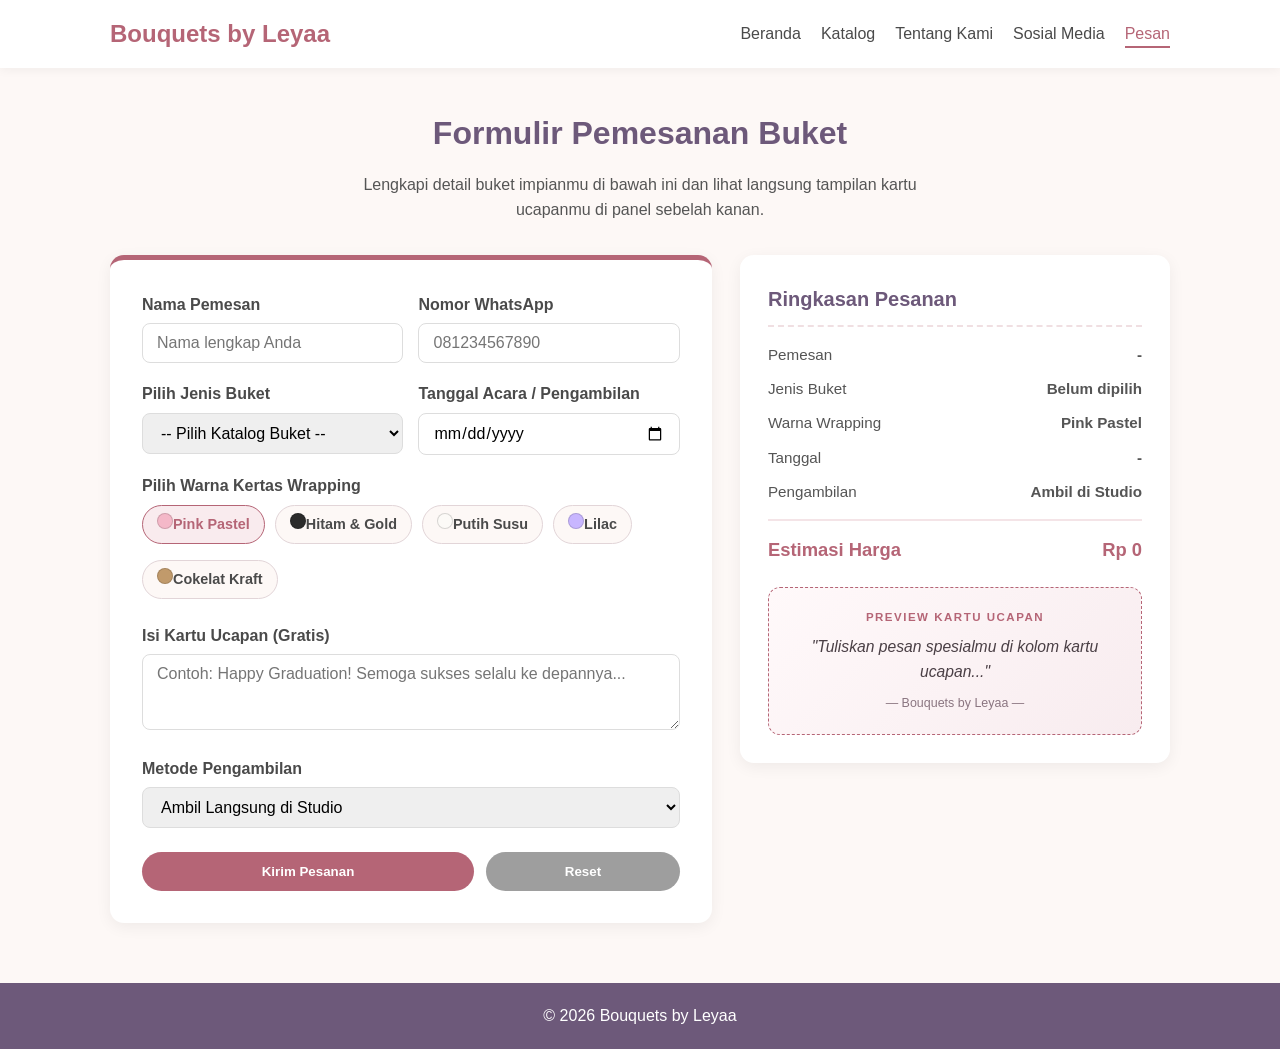
<file: pesan.html>
<!DOCTYPE html>
<html lang="id">
<head>
    <meta charset="UTF-8">
    <meta name="viewport" content="width=device-width, initial-scale=1.0">
    <title>Form Pemesanan - Bouquets by Leyaa</title>
    <link rel="stylesheet" href="style.css">
</head>
<body>

    <header>
        <nav>
            <a href="index.html" class="logo">Bouquets by Leyaa</a>
            <ul class="nav-links">
                <li><a href="index.html">Beranda</a></li>
                <li><a href="katalog.html">Katalog</a></li>
                <li><a href="tentang.html">Tentang Kami</a></li>
                <li><a href="sosmed.html">Sosial Media</a></li>
                <li><a href="pesan.html" class="active">Pesan</a></li>
            </ul>
        </nav>
    </header>

    <div class="container">
        <h2 class="section-title">Formulir Pemesanan Buket</h2>
        <p style="text-align: center; max-width: 620px; margin: -18px auto 32px; color: #555;">
            Lengkapi detail buket impianmu di bawah ini dan lihat langsung tampilan kartu ucapanmu di panel sebelah kanan.
        </p>

        <div class="order-layout">
            
            <!-- Kolom Kiri: Formulir -->
            <div class="form-box-modern">
                <div id="notif-sukses" class="notif-box-modern">
                    <strong>Pesanan Berhasil Dikirim!</strong><br>
                    Terima kasih telah mengisi formulir pemesanan di <strong>Bouquets by Leyaa</strong>. Tim kami siap merangkai momen spesialmu.
                </div>

                <form id="form-pemesanan" onsubmit="kirimForm(event)" onreset="resetPreview()">
                    
                    <div class="form-row-2">
                        <div class="form-group">
                            <label for="nama">Nama Pemesan</label>
                            <input type="text" id="nama" name="nama" placeholder="Nama lengkap Anda" oninput="updateRingkasan()" required>
                        </div>

                        <div class="form-group">
                            <label for="whatsapp">Nomor WhatsApp</label>
                            <input type="tel" id="whatsapp" name="whatsapp" placeholder="081234567890" required>
                        </div>
                    </div>

                    <div class="form-row-2">
                        <div class="form-group">
                            <label for="produk">Pilih Jenis Buket</label>
                            <select id="produk" name="produk" onchange="updateRingkasan()" required>
                                <option value="" data-harga="0">-- Pilih Katalog Buket --</option>
                                <option value="Satin Bouquet" data-harga="185000">Satin Bouquet (Rp 185.000)</option>
                                <option value="Thumbelina Bouquet" data-harga="150000">Thumbelina Bouquet (Rp 150.000)</option>
                                <option value="Round Bouquet" data-harga="135000">Round Bouquet (Rp 135.000)</option>
                                <option value="Classic Bouquet" data-harga="250000">Classic Bouquet (Rp 250.000)</option>
                                <option value="Money Bouquet" data-harga="110000">Money Bouquet (Jasa Rp 110.000)</option>
                                <option value="Snack Bouquet" data-harga="85000">Snack Bouquet (Rp 85.000)</option>
                            </select>
                        </div>

                        <div class="form-group">
                            <label for="tanggal">Tanggal Acara / Pengambilan</label>
                            <input type="date" id="tanggal" name="tanggal" onchange="updateRingkasan()" required>
                        </div>
                    </div>

                    <div class="form-group">
                        <label>Pilih Warna Kertas Wrapping</label>
                        <div class="color-options">
                            <input type="radio" name="warna" id="w-pink" value="Pink Pastel" class="color-radio" checked onchange="updateRingkasan()">
                            <label for="w-pink" class="color-label"><span class="color-dot" style="background: #f4b8c8;"></span>Pink Pastel</label>

                            <input type="radio" name="warna" id="w-hitam" value="Hitam & Gold" class="color-radio" onchange="updateRingkasan()">
                            <label for="w-hitam" class="color-label"><span class="color-dot" style="background: #2b2b2b;"></span>Hitam & Gold</label>

                            <input type="radio" name="warna" id="w-putih" value="Putih Susu" class="color-radio" onchange="updateRingkasan()">
                            <label for="w-putih" class="color-label"><span class="color-dot" style="background: #fcfaf7;"></span>Putih Susu</label>

                            <input type="radio" name="warna" id="w-lilac" value="Lilac" class="color-radio" onchange="updateRingkasan()">
                            <label for="w-lilac" class="color-label"><span class="color-dot" style="background: #c8b6ff;"></span>Lilac</label>

                            <input type="radio" name="warna" id="w-kraft" value="Cokelat Kraft" class="color-radio" onchange="updateRingkasan()">
                            <label for="w-kraft" class="color-label"><span class="color-dot" style="background: #c19a6b;"></span>Cokelat Kraft</label>
                        </div>
                    </div>

                    <div class="form-group">
                        <label for="ucapan">Isi Kartu Ucapan (Gratis)</label>
                        <textarea id="ucapan" name="ucapan" rows="3" placeholder="Contoh: Happy Graduation! Semoga sukses selalu ke depannya..." oninput="updateUcapan()"></textarea>
                    </div>

                    <div class="form-group">
                        <label for="metode">Metode Pengambilan</label>
                        <select id="metode" name="metode" onchange="toggleAlamat()">
                            <option value="Ambil di Studio">Ambil Langsung di Studio</option>
                            <option value="Kirim ke Alamat">Kirim Kurir ke Alamat Tujuan</option>
                        </select>
                    </div>

                    <div class="form-group" id="grup-alamat" style="display: none;">
                        <label for="alamat">Alamat Lengkap Pengiriman</label>
                        <textarea id="alamat" name="alamat" rows="2" placeholder="Masukkan jalan, nomor rumah, kecamatan, dan patokan..."></textarea>
                    </div>

                    <div style="display: flex; gap: 12px; margin-top: 24px;">
                        <button type="submit" class="btn" style="flex: 2;">Kirim Pesanan</button>
                        <button type="reset" class="btn" style="flex: 1; background-color: #9e9e9e;">Reset</button>
                    </div>
                </form>
            </div>

            <!-- Kolom Kanan: Ringkasan & Live Preview Kartu Ucapan -->
            <div class="summary-panel">
                <h3 class="summary-title">Ringkasan Pesanan</h3>
                
                <div class="summary-row">
                    <span>Pemesan</span>
                    <strong id="prev-nama">-</strong>
                </div>
                <div class="summary-row">
                    <span>Jenis Buket</span>
                    <strong id="prev-produk">Belum dipilih</strong>
                </div>
                <div class="summary-row">
                    <span>Warna Wrapping</span>
                    <strong id="prev-warna">Pink Pastel</strong>
                </div>
                <div class="summary-row">
                    <span>Tanggal</span>
                    <strong id="prev-tanggal">-</strong>
                </div>
                <div class="summary-row">
                    <span>Pengambilan</span>
                    <strong id="prev-metode">Ambil di Studio</strong>
                </div>

                <div class="summary-total">
                    <span>Estimasi Harga</span>
                    <span id="prev-harga">Rp 0</span>
                </div>

                <!-- Live Preview Kartu Ucapan -->
                <div class="greeting-card-preview">
                    <small>Preview Kartu Ucapan</small>
                    <div class="greeting-text-display" id="prev-ucapan">
                        "Tuliskan pesan spesialmu di kolom kartu ucapan..."
                    </div>
                    <div class="greeting-brand">&mdash; Bouquets by Leyaa &mdash;</div>
                </div>
            </div>

        </div>
    </div>

    <footer>
        <p>&copy; 2026 Bouquets by Leyaa</p>
    </footer>

    <script>
        function formatRupiah(angka) {
            return "Rp " + Number(angka).toLocaleString("id-ID");
        }

        function updateRingkasan() {
            const nama = document.getElementById("nama").value.trim();
            document.getElementById("prev-nama").innerText = nama !== "" ? nama : "-";

            const selectProduk = document.getElementById("produk");
            const opsiTerpilih = selectProduk.options[selectProduk.selectedIndex];
            const namaProduk = opsiTerpilih.value;
            const harga = opsiTerpilih.getAttribute("data-harga") || 0;

            document.getElementById("prev-produk").innerText = namaProduk !== "" ? namaProduk : "Belum dipilih";
            document.getElementById("prev-harga").innerText = formatRupiah(harga);

            const warnaTerpilih = document.querySelector('input[name="warna"]:checked');
            document.getElementById("prev-warna").innerText = warnaTerpilih ? warnaTerpilih.value : "Pink Pastel";

            const tanggal = document.getElementById("tanggal").value;
            document.getElementById("prev-tanggal").innerText = tanggal !== "" ? tanggal : "-";

            const metode = document.getElementById("metode").value;
            document.getElementById("prev-metode").innerText = metode;
        }

        function updateUcapan() {
            const teks = document.getElementById("ucapan").value.trim();
            document.getElementById("prev-ucapan").innerText = teks !== "" 
                ? '"' + teks + '"' 
                : '"Tuliskan pesan spesialmu di kolom kartu ucapan..."';
        }

        function toggleAlamat() {
            const metode = document.getElementById("metode").value;
            const grupAlamat = document.getElementById("grup-alamat");
            grupAlamat.style.display = (metode === "Kirim ke Alamat") ? "block" : "none";
            updateRingkasan();
        }

        function resetPreview() {
            setTimeout(() => {
                document.getElementById("grup-alamat").style.display = "none";
                updateRingkasan();
                updateUcapan();
            }, 10);
        }

        function kirimForm(event) {
            event.preventDefault();
            document.getElementById("notif-sukses").style.display = "block";
            document.getElementById("form-pemesanan").reset();
            resetPreview();
            window.scrollTo({ top: 0, behavior: "smooth" });
        }
    </script>

</body>
</html>
</file>
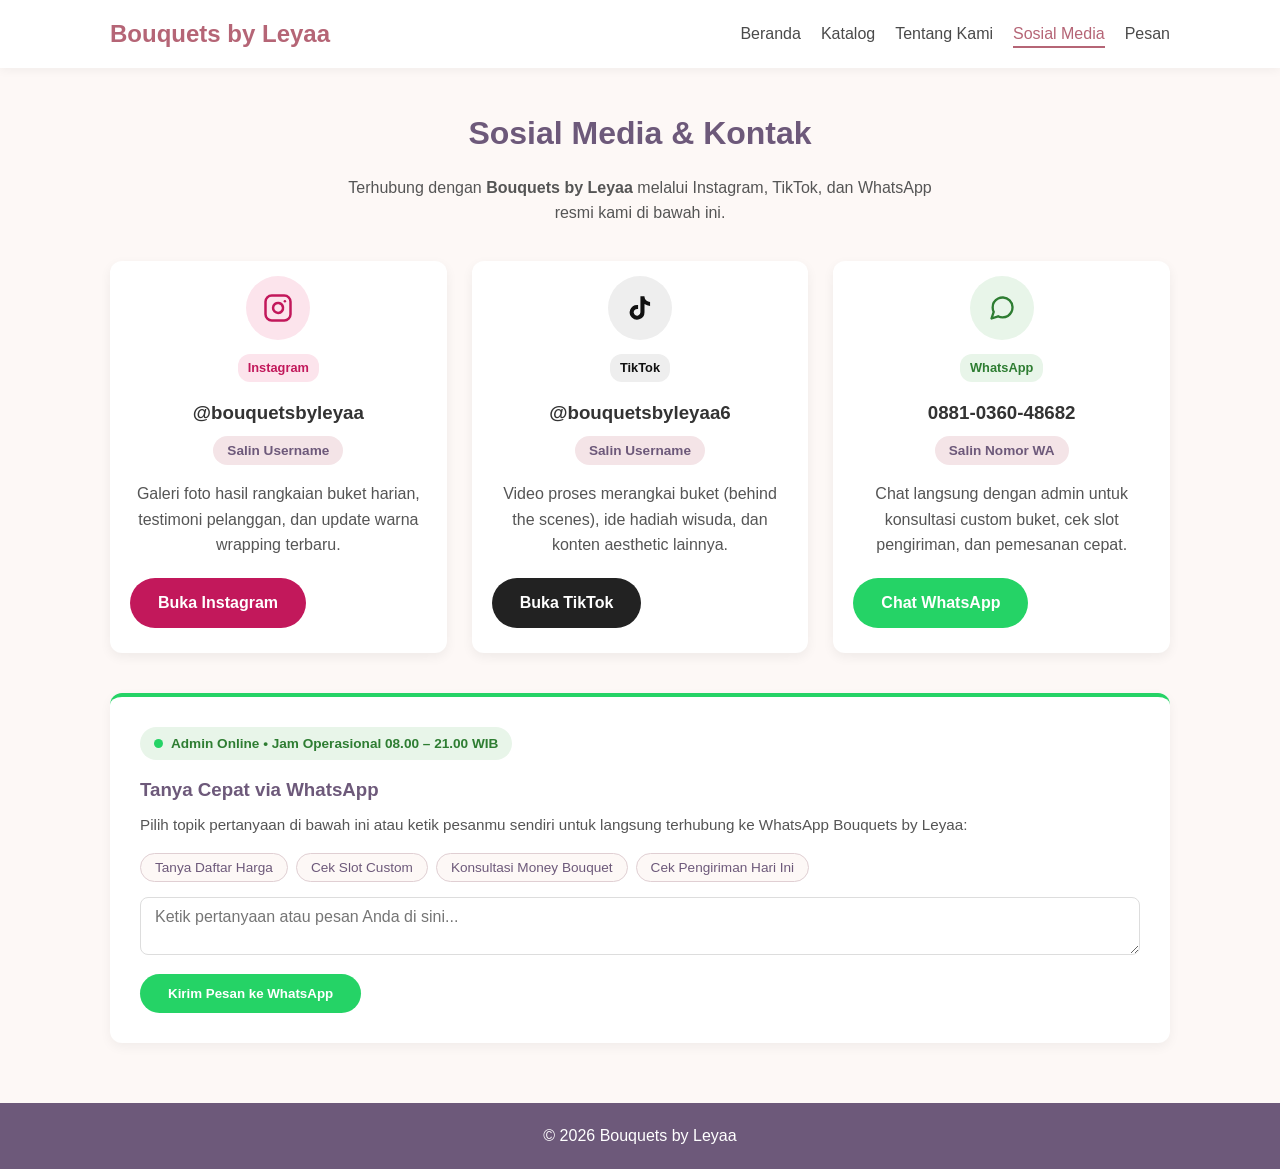
<file: sosmed.html>
<!DOCTYPE html>
<html lang="id">
<head>
    <meta charset="UTF-8">
    <meta name="viewport" content="width=device-width, initial-scale=1.0">
    <title>Sosial Media - Bouquets by Leyaa</title>
    <link rel="stylesheet" href="style.css">
</head>
<body>

    <header>
        <nav>
            <a href="index.html" class="logo">Bouquets by Leyaa</a>
            <ul class="nav-links">
                <li><a href="index.html">Beranda</a></li>
                <li><a href="katalog.html">Katalog</a></li>
                <li><a href="tentang.html">Tentang Kami</a></li>
                <li><a href="sosmed.html" class="active">Sosial Media</a></li>
                <li><a href="pesan.html">Pesan</a></li>
            </ul>
        </nav>
    </header>

    <div class="container">
        <h2 class="section-title">Sosial Media & Kontak</h2>
        <p style="text-align: center; max-width: 600px; margin: -15px auto 35px; color: #555;">
            Terhubung dengan <strong>Bouquets by Leyaa</strong> melalui Instagram, TikTok, dan WhatsApp resmi kami di bawah ini.
        </p>

        <div class="sosmed-grid">
            
            <!-- Instagram -->
            <div class="card card-sosmed" style="text-align: center; display: flex; flex-direction: column;">
                <div class="card-body" style="display: flex; flex-direction: column; flex: 1;">
                    <div class="icon-circle" style="background: #fce4ec; color: #c2185b;">
                        <svg width="30" height="30" viewBox="0 0 24 24" fill="none" stroke="currentColor" stroke-width="2" stroke-linecap="round" stroke-linejoin="round">
                            <rect x="2" y="2" width="20" height="20" rx="5" ry="5"></rect>
                            <path d="M16 11.37A4 4 0 1 1 12.63 8 4 4 0 0 1 16 11.37z"></path>
                            <line x1="17.5" y1="6.5" x2="17.51" y2="6.5"></line>
                        </svg>
                    </div>
                    <span class="badge" style="background: #fce4ec; color: #c2185b; align-self: center;">Instagram</span>
                    <h3 style="margin-top: 8px;">@bouquetsbyleyaa</h3>
                    <div>
                        <button class="btn-copy" onclick="salinTeks('@bouquetsbyleyaa', this)">Salin Username</button>
                    </div>
                    <p style="margin: 0 0 20px; color: #555;">
                        Galeri foto hasil rangkaian buket harian, testimoni pelanggan, dan update warna wrapping terbaru.
                    </p>
                    <a href="https://www.instagram.com/bouquetsbyleyaa?utm_source=ig_web_button_share_sheet&xtok=ZDNlZDc0MzIxNw==" target="_blank" class="btn" style="background-color: #c2185b; margin-top: auto;">Buka Instagram</a>
                </div>
            </div>

            <!-- TikTok -->
            <div class="card card-sosmed" style="text-align: center; display: flex; flex-direction: column;">
                <div class="card-body" style="display: flex; flex-direction: column; flex: 1;">
                    <div class="icon-circle" style="background: #eeeeee; color: #111111;">
                        <svg width="28" height="28" viewBox="0 0 24 24" fill="currentColor">
                            <path d="M19.59 6.69a4.83 4.83 0 0 1-3.77-4.25V2h-3.45v13.67a2.89 2.89 0 0 1-5.2 1.74 2.89 2.89 0 0 1 2.31-4.64 2.93 2.93 0 0 1 .88.13V9.4a6.84 6.84 0 0 0-1-.05A6.33 6.33 0 0 0 5 20.1a6.34 6.34 0 0 0 10.86-4.43v-7a8.16 8.16 0 0 0 4.77 1.52v-3.4a4.85 4.85 0 0 1-1-.1z"/>
                        </svg>
                    </div>
                    <span class="badge" style="background: #eeeeee; color: #111111; align-self: center;">TikTok</span>
                    <h3 style="margin-top: 8px;">@bouquetsbyleyaa6</h3>
                    <div>
                        <button class="btn-copy" onclick="salinTeks('@bouquetsbyleyaa6', this)">Salin Username</button>
                    </div>
                    <p style="margin: 0 0 20px; color: #555;">
                        Video proses merangkai buket (behind the scenes), ide hadiah wisuda, dan konten aesthetic lainnya.
                    </p>
                    <a href="https://www.tiktok.com/@bouquetsbyleyaa6?is_from_webapp=1&sender_device=pc" target="_blank" class="btn" style="background-color: #222222; margin-top: auto;">Buka TikTok</a>
                </div>
            </div>

            <!-- WhatsApp -->
            <div class="card card-sosmed" style="text-align: center; display: flex; flex-direction: column;">
                <div class="card-body" style="display: flex; flex-direction: column; flex: 1;">
                    <div class="icon-circle" style="background: #e8f5e9; color: #2e7d32;">
                        <svg width="28" height="28" viewBox="0 0 24 24" fill="none" stroke="currentColor" stroke-width="2" stroke-linecap="round" stroke-linejoin="round">
                            <path d="M21 11.5a8.38 8.38 0 0 1-.9 3.8 8.5 8.5 0 0 1-7.6 4.7 8.38 8.38 0 0 1-3.8-.9L3 21l1.9-5.7a8.38 8.38 0 0 1-.9-3.8 8.5 8.5 0 0 1 4.7-7.6 8.38 8.38 0 0 1 3.8-.9h.5a8.48 8.48 0 0 1 8 8v.5z"></path>
                        </svg>
                    </div>
                    <span class="badge" style="background: #e8f5e9; color: #2e7d32; align-self: center;">WhatsApp</span>
                    <h3 style="margin-top: 8px;">0881-0360-48682</h3>
                    <div>
                        <button class="btn-copy" onclick="salinTeks('0881036048682', this)">Salin Nomor WA</button>
                    </div>
                    <p style="margin: 0 0 20px; color: #555;">
                        Chat langsung dengan admin untuk konsultasi custom buket, cek slot pengiriman, dan pemesanan cepat.
                    </p>
                    <a href="https://wa.me/62881036048682" target="_blank" class="btn" style="background-color: #25d366; margin-top: auto;">Chat WhatsApp</a>
                </div>
            </div>

        </div>

        <!-- Fitur Interaktif Quick Chat WhatsApp -->
        <div class="quick-wa-box">
            <div class="status-badge">
                <span class="dot-online"></span> Admin Online &bull; Jam Operasional 08.00 – 21.00 WIB
            </div>
            <h3 style="color: #6d597a; margin-bottom: 8px;">Tanya Cepat via WhatsApp</h3>
            <p style="color: #555; margin-bottom: 15px; font-size: 0.95rem;">
                Pilih topik pertanyaan di bawah ini atau ketik pesanmu sendiri untuk langsung terhubung ke WhatsApp Bouquets by Leyaa:
            </p>

            <div class="chip-group">
                <button type="button" class="chip" onclick="isiPesan('Halo admin Bouquets by Leyaa, saya mau tanya katalog & daftar harga buket yang ready.')">Tanya Daftar Harga</button>
                <button type="button" class="chip" onclick="isiPesan('Halo admin Bouquets by Leyaa, apakah masih ada slot untuk pesanan custom buket minggu ini?')">Cek Slot Custom</button>
                <button type="button" class="chip" onclick="isiPesan('Halo admin Bouquets by Leyaa, saya mau konsultasi untuk pesanan Money Bouquet.')">Konsultasi Money Bouquet</button>
                <button type="button" class="chip" onclick="isiPesan('Halo admin Bouquets by Leyaa, bisa kirim buket hari ini (Same-Day Delivery)?')">Cek Pengiriman Hari Ini</button>
            </div>

            <div class="form-group" style="margin-bottom: 12px;">
                <textarea id="pesan-wa" rows="2" placeholder="Ketik pertanyaan atau pesan Anda di sini..."></textarea>
            </div>
            <button type="button" class="btn" style="background-color: #25d366;" onclick="kirimKeWA()">Kirim Pesan ke WhatsApp</button>
        </div>

    </div>

    <footer>
        <p>&copy; 2026 Bouquets by Leyaa</p>
    </footer>

    <script>
        function salinTeks(teks, tombol) {
            navigator.clipboard.writeText(teks);
            const teksAsli = tombol.innerText;
            tombol.innerText = "Tersalin!";
            tombol.style.background = "#e8f5e9";
            tombol.style.color = "#2e7d32";
            setTimeout(() => {
                tombol.innerText = teksAsli;
                tombol.style.background = "#f4e4e7";
                tombol.style.color = "#6d597a";
            }, 1500);
        }

        function isiPesan(teks) {
            document.getElementById('pesan-wa').value = teks;
        }

        function kirimKeWA() {
            const isi = document.getElementById('pesan-wa').value.trim();
            const pesanFinal = isi !== "" ? isi : "Halo admin Bouquets by Leyaa, saya ingin bertanya seputar pemesanan buket.";
            const url = "https://wa.me/62881036048682?text=" + encodeURIComponent(pesanFinal);
            window.open(url, '_blank');
        }
    </script>

</body>
</html>
</file>
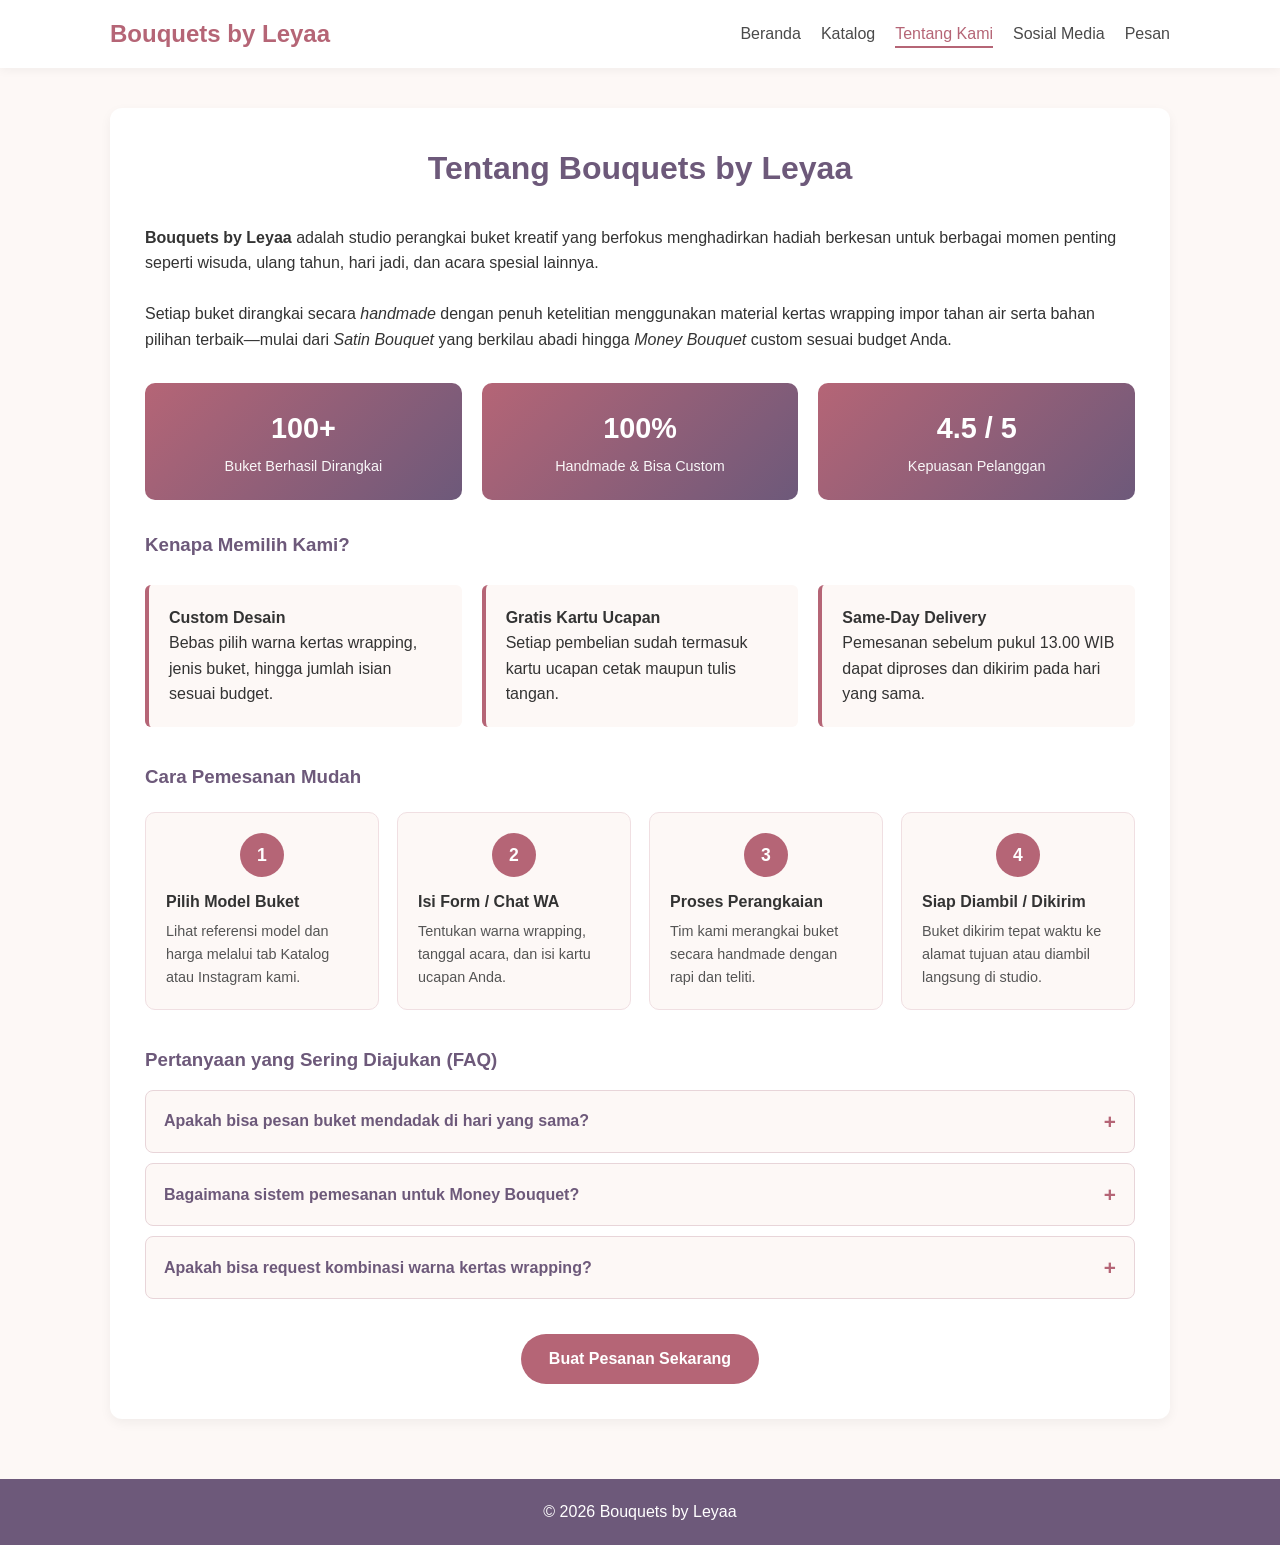
<file: tentang.html>
<!DOCTYPE html>
<html lang="id">
<head>
    <meta charset="UTF-8">
    <meta name="viewport" content="width=device-width, initial-scale=1.0">
    <title>Tentang Kami - Bouquets by Leyaa</title>
    <link rel="stylesheet" href="style.css">
</head>
<body>

    <header>
        <nav>
            <a href="index.html" class="logo">Bouquets by Leyaa</a>
            <ul class="nav-links">
                <li><a href="index.html">Beranda</a></li>
                <li><a href="katalog.html">Katalog</a></li>
                <li><a href="tentang.html" class="active">Tentang Kami</a></li>
                <li><a href="sosmed.html">Sosial Media</a></li>
                <li><a href="pesan.html">Pesan</a></li>
            </ul>
        </nav>
    </header>

    <div class="container">
        <div class="about-box">
            <h2 class="section-title">Tentang Bouquets by Leyaa</h2>
            <p><strong>Bouquets by Leyaa</strong> adalah studio perangkai buket kreatif yang berfokus menghadirkan hadiah berkesan untuk berbagai momen penting seperti wisuda, ulang tahun, hari jadi, dan acara spesial lainnya.</p>
            <br>
            <p>Setiap buket dirangkai secara <em>handmade</em> dengan penuh ketelitian menggunakan material kertas wrapping impor tahan air serta bahan pilihan terbaik—mulai dari <em>Satin Bouquet</em> yang berkilau abadi hingga <em>Money Bouquet</em> custom sesuai budget Anda.</p>

            <!-- Statistik Singkat -->
            <div class="stats-grid">
                <div class="stat-card">
                    <h3>100+</h3>
                    <p>Buket Berhasil Dirangkai</p>
                </div>
                <div class="stat-card">
                    <h3>100%</h3>
                    <p>Handmade & Bisa Custom</p>
                </div>
                <div class="stat-card">
                    <h3>4.5 / 5</h3>
                    <p>Kepuasan Pelanggan</p>
                </div>
            </div>

            <!-- Keunggulan Layanan -->
            <h3 style="color: #6d597a; margin-top: 30px;">Kenapa Memilih Kami?</h3>
            <div class="features">
                <div class="feature-item">
                    <h4>Custom Desain</h4>
                    <p>Bebas pilih warna kertas wrapping, jenis buket, hingga jumlah isian sesuai budget.</p>
                </div>
                <div class="feature-item">
                    <h4>Gratis Kartu Ucapan</h4>
                    <p>Setiap pembelian sudah termasuk kartu ucapan cetak maupun tulis tangan.</p>
                </div>
                <div class="feature-item">
                    <h4>Same-Day Delivery</h4>
                    <p>Pemesanan sebelum pukul 13.00 WIB dapat diproses dan dikirim pada hari yang sama.</p>
                </div>
            </div>

            <!-- Alur Cara Pemesanan -->
            <h3 style="color: #6d597a; margin-top: 35px;">Cara Pemesanan Mudah</h3>
            <div class="steps-grid">
                <div class="step-card">
                    <span class="step-number">1</span>
                    <h4>Pilih Model Buket</h4>
                    <p style="font-size: 0.9rem; color: #555; margin-top: 5px;">Lihat referensi model dan harga melalui tab Katalog atau Instagram kami.</p>
                </div>
                <div class="step-card">
                    <span class="step-number">2</span>
                    <h4>Isi Form / Chat WA</h4>
                    <p style="font-size: 0.9rem; color: #555; margin-top: 5px;">Tentukan warna wrapping, tanggal acara, dan isi kartu ucapan Anda.</p>
                </div>
                <div class="step-card">
                    <span class="step-number">3</span>
                    <h4>Proses Perangkaian</h4>
                    <p style="font-size: 0.9rem; color: #555; margin-top: 5px;">Tim kami merangkai buket secara handmade dengan rapi dan teliti.</p>
                </div>
                <div class="step-card">
                    <span class="step-number">4</span>
                    <h4>Siap Diambil / Dikirim</h4>
                    <p style="font-size: 0.9rem; color: #555; margin-top: 5px;">Buket dikirim tepat waktu ke alamat tujuan atau diambil langsung di studio.</p>
                </div>
            </div>

            <!-- FAQ Interaktif -->
            <h3 style="color: #6d597a; margin-top: 35px;">Pertanyaan yang Sering Diajukan (FAQ)</h3>
            <div class="faq-list">
                <details class="faq-item">
                    <summary>Apakah bisa pesan buket mendadak di hari yang sama?</summary>
                    <p> Tidak bisa! minimal h- 1 minggu kecuali jika ready stock</p>
                </details>
                <details class="faq-item">
                    <summary>Bagaimana sistem pemesanan untuk Money Bouquet?</summary>
                    <p>Untuk Money Bouquet, tidak ada batasan jumlah lembar uang. Anda cukup membayar jasa rangkai mulai dari Rp 110.000 ditambah nominal uang tunai yang ingin dirangkai.</p>
                </details>
                <details class="faq-item">
                    <summary>Apakah bisa request kombinasi warna kertas wrapping?</summary>
                    <p>Tentu saja. Anda bebas memilih 1 hingga 2 kombinasi warna kertas wrapping sesuai tema acara atau warna favorit penerima.</p>
                </details>
            </div>

            <div style="text-align: center; margin-top: 35px;">
                <a href="pesan.html" class="btn">Buat Pesanan Sekarang</a>
            </div>
        </div>
    </div>

    <footer>
        <p>&copy; 2026 Bouquets by Leyaa</p>
    </footer>

</body>
</html>
</file>
<file: style.css>
* {
    margin: 0;
    padding: 0;
    box-sizing: border-box;
    font-family: 'Segoe UI', Tahoma, Geneva, Verdana, sans-serif;
}

body {
    background-color: #fdf8f6;
    color: #333;
    line-height: 1.6;
}

/* Navigasi */
header {
    background-color: #ffffff;
    box-shadow: 0 2px 10px rgba(0, 0, 0, 0.05);
    position: sticky;
    top: 0;
    z-index: 100;
}

nav {
    max-width: 1100px;
    margin: auto;
    padding: 15px 20px;
    display: flex;
    justify-content: space-between;
    align-items: center;
}

.logo {
    font-size: 1.5rem;
    font-weight: bold;
    color: #b56576;
    text-decoration: none;
}

.nav-links {
    list-style: none;
    display: flex;
    gap: 20px;
}

.nav-links a {
    text-decoration: none;
    color: #4a4a4a;
    font-weight: 500;
    transition: color 0.3s;
}

.nav-links a:hover, .nav-links a.active {
    color: #b56576;
    border-bottom: 2px solid #b56576;
    padding-bottom: 4px;
}

/* Hero Section (index.html) */
.hero {
    background: linear-gradient(rgba(181, 101, 118, 0.75), rgba(109, 89, 122, 0.75)),
                url('https://images.unsplash.com/photo-1526047932273-341f2a7631f9?auto=format&fit=crop&w=1200&q=80') center/cover;
    color: white;
    text-align: center;
    padding: 100px 20px;
}

.hero h1 {
    font-size: 2.8rem;
    margin-bottom: 15px;
}

.hero p {
    font-size: 1.1rem;
    max-width: 600px;
    margin: 0 auto 25px;
}

/* Tombol */
.btn {
    display: inline-block;
    background-color: #b56576;
    color: white;
    padding: 12px 28px;
    border-radius: 25px;
    text-decoration: none;
    font-weight: bold;
    border: none;
    cursor: pointer;
    transition: background 0.3s;
}

.btn:hover {
    background-color: #9e4f60;
}

.btn-outline {
    background-color: transparent;
    border: 2px solid white;
    margin-left: 10px;
}

.btn-outline:hover {
    background-color: white;
    color: #b56576;
}

/* Container Umum */
.container {
    max-width: 1100px;
    margin: 40px auto;
    padding: 0 20px;
}

.section-title {
    text-align: center;
    color: #6d597a;
    margin-bottom: 30px;
    font-size: 2rem;
}

/* Grid Katalog */
.grid-katalog {
    display: grid;
    grid-template-columns: repeat(auto-fit, minmax(260px, 1fr));
    gap: 25px;
}

/* Card: gambar jadi full saat kursor diarahkan */
.card {
    position: relative;
    height: 500px;
    background: white;
    border-radius: 12px;
    overflow: hidden;
    box-shadow: 0 4px 12px rgba(0, 0, 0, 0.06);
}

.card img {
    position: absolute;
    top: 0;
    left: 0;
    width: 100%;
    height: 240px;
    object-fit: cover;
    transition: height 0.5s ease;
}

.card:hover img {
    height: 100%;
}

.card-body {
    position: absolute;
    left: 0;
    right: 0;
    top: 240px;
    bottom: 0;
    padding: 20px;
    display: flex;
    flex-direction: column;
    justify-content: flex-start;
    background: white;
    transition: top 0.5s ease, background 0.5s ease;
}

.card:hover .card-body {
    top: 0;
    justify-content: flex-end;
    background: linear-gradient(to top, rgba(0, 0, 0, 0.85) 10%, rgba(0, 0, 0, 0) 75%);
}

.card:hover .card-body h3,
.card:hover .card-body p {
    color: white;
}

.card:hover .card-body .price {
    color: #ffd6df;
}

.card-body .btn {
    align-self: flex-start;
}

.badge {
    display: inline-block;
    align-self: flex-start;
    background: #f4e4e7;
    color: #b56576;
    padding: 4px 10px;
    border-radius: 12px;
    font-size: 0.8rem;
    font-weight: bold;
    margin-bottom: 8px;
}

.card h3 {
    margin-bottom: 8px;
    color: #333;
}

.price {
    font-size: 1.2rem;
    font-weight: bold;
    color: #b56576;
    margin: 12px 0;
}

/* Card Sosial Media: teks putih saat hover, logo lebih ke atas */
.card-sosmed {
    height: auto;
    min-height: 380px;
    transition: background-color 0.4s ease;
}

.card-sosmed .card-body {
    position: static;
    padding: 15px 20px 25px;
    justify-content: flex-start;
    background: transparent;
}

.card-sosmed:hover {
    background-color: #6d597a;
}

.card-sosmed:hover .card-body {
    background: transparent;
    justify-content: flex-start;
}

.card-sosmed:hover h3,
.card-sosmed:hover p {
    color: white !important;
}

/* Formulir Pemesanan */
.form-box {
    background: white;
    max-width: 650px;
    margin: auto;
    padding: 35px;
    border-radius: 12px;
    box-shadow: 0 4px 15px rgba(0, 0, 0, 0.06);
}

.form-group {
    margin-bottom: 18px;
}

.form-group label {
    display: block;
    margin-bottom: 6px;
    font-weight: 600;
    color: #4a4a4a;
}

.form-group input,
.form-group select,
.form-group textarea {
    width: 100%;
    padding: 10px 14px;
    border: 1px solid #ddd;
    border-radius: 8px;
    font-size: 1rem;
}

.form-group input:focus,
.form-group select:focus,
.form-group textarea:focus {
    outline: none;
    border-color: #b56576;
}

/* Halaman Tentang */
.about-box {
    background: white;
    padding: 35px;
    border-radius: 12px;
    box-shadow: 0 4px 12px rgba(0, 0, 0, 0.05);
}

.features {
    display: grid;
    grid-template-columns: repeat(auto-fit, minmax(220px, 1fr));
    gap: 20px;
    margin-top: 25px;
}

.feature-item {
    background: #fdf8f6;
    padding: 20px;
    border-left: 4px solid #b56576;
    border-radius: 6px;
}

/* Halaman Sosial Media */
.sosmed-grid {
    display: grid;
    grid-template-columns: repeat(3, 1fr);
    gap: 25px;
}

@media (max-width: 768px) {
    .sosmed-grid {
        grid-template-columns: 1fr;
    }
}

.icon-circle {
    width: 64px;
    height: 64px;
    border-radius: 50%;
    display: flex;
    align-items: center;
    justify-content: center;
    margin: 0 auto 14px;
}

.btn-copy {
    background: #f4e4e7;
    color: #6d597a;
    border: none;
    padding: 7px 14px;
    border-radius: 20px;
    font-size: 0.85rem;
    font-weight: 600;
    cursor: pointer;
    margin-bottom: 16px;
    transition: background 0.2s;
}

.btn-copy:hover {
    background: #ead1d6;
}

.quick-wa-box {
    background: white;
    margin-top: 40px;
    padding: 30px;
    border-radius: 12px;
    box-shadow: 0 4px 12px rgba(0, 0, 0, 0.05);
    border-top: 4px solid #25d366;
}

.chip-group {
    display: flex;
    flex-wrap: wrap;
    gap: 8px;
    margin-bottom: 15px;
}

.chip {
    background: #fdf8f6;
    border: 1px solid #e0cfd3;
    color: #6d597a;
    padding: 6px 14px;
    border-radius: 20px;
    font-size: 0.85rem;
    cursor: pointer;
    transition: all 0.2s;
}

.chip:hover {
    background: #b56576;
    color: white;
    border-color: #b56576;
}

.status-badge {
    display: inline-flex;
    align-items: center;
    gap: 8px;
    background: #e8f5e9;
    color: #2e7d32;
    padding: 6px 14px;
    border-radius: 20px;
    font-size: 0.85rem;
    font-weight: 600;
    margin-bottom: 15px;
}

.dot-online {
    width: 9px;
    height: 9px;
    background: #25d366;
    border-radius: 50%;
    display: inline-block;
}

/* Statistik Tentang Kami */
.stats-grid {
    display: grid;
    grid-template-columns: repeat(3, 1fr);
    gap: 20px;
    margin: 30px 0;
    text-align: center;
}

.stat-card {
    background: linear-gradient(135deg, #b56576, #6d597a);
    color: white;
    padding: 22px 15px;
    border-radius: 10px;
}

.stat-card h3 {
    font-size: 1.8rem;
    margin-bottom: 4px;
}

.stat-card p {
    font-size: 0.9rem;
    opacity: 0.95;
}

/* Langkah Pemesanan */
.steps-grid {
    display: grid;
    grid-template-columns: repeat(auto-fit, minmax(200px, 1fr));
    gap: 18px;
    margin-top: 20px;
}

.step-card {
    background: #fdf8f6;
    padding: 20px;
    border-radius: 10px;
    border: 1px solid #f0dfe2;
    position: relative;
}

.step-number {
    display: inline-block;
    width: 30px;
    height: 30px;
    line-height: 30px;
    text-align: center;
    background: #b56576;
    color: white;
    font-weight: bold;
    border-radius: 50%;
    margin-bottom: 10px;
    font-size: 0.9rem;
}

/* FAQ Accordion */
.faq-list {
    margin-top: 15px;
}

.faq-item {
    background: #fdf8f6;
    border: 1px solid #e8d5d9;
    border-radius: 8px;
    margin-bottom: 10px;
    padding: 14px 18px;
}

.faq-item summary {
    font-weight: 600;
    color: #6d597a;
    cursor: pointer;
    list-style: none;
    display: flex;
    justify-content: space-between;
    align-items: center;
}

.faq-item summary::-webkit-details-marker {
    display: none;
}

.faq-item summary::after {
    content: '+';
    font-size: 1.3rem;
    color: #b56576;
    font-weight: bold;
}

.faq-item[open] summary::after {
    content: '−';
}

.faq-item p {
    margin-top: 10px;
    color: #555;
    font-size: 0.95rem;
    border-top: 1px dashed #e0cfd3;
    padding-top: 10px;
}

@media (max-width: 768px) {
    .stats-grid {
        grid-template-columns: 1fr;
    }
}
/* ===== Halaman Tentang ===== */
.about-hero {
    background: linear-gradient(rgba(181, 101, 118, 0.75), rgba(109, 89, 122, 0.75)),
                url('https://images.unsplash.com/photo-1526047932273-341f2a7631f9?auto=format&fit=crop&w=1200&q=80') center/cover;
    color: white;
    text-align: center;
    padding: 80px 20px;
    border-radius: 12px;
    margin-bottom: 30px;
}

.about-hero h2 {
    font-size: 2.4rem;
    margin-bottom: 10px;
}

.about-hero p {
    max-width: 560px;
    margin: 0 auto;
    font-size: 1.05rem;
}

.stats {
    display: grid;
    grid-template-columns: repeat(auto-fit, minmax(160px, 1fr));
    gap: 20px;
    margin-bottom: 30px;
}

.stat-item {
    background: white;
    text-align: center;
    padding: 25px 15px;
    border-radius: 12px;
    box-shadow: 0 4px 12px rgba(0, 0, 0, 0.05);
    border-bottom: 4px solid #b56576;
}

.stat-item .stat-number {
    font-size: 1.8rem;
    font-weight: bold;
    color: #b56576;
}

.stat-item .stat-label {
    font-size: 0.9rem;
    color: #555;
}

.about-story {
    display: grid;
    grid-template-columns: 1fr 1fr;
    gap: 30px;
    align-items: center;
}

.about-story img {
    width: 100%;
    height: 320px;
    object-fit: cover;
    border-radius: 12px;
}

.about-section {
    margin-top: 40px;
}

.about-section > h3 {
    text-align: center;
    color: #6d597a;
    font-size: 1.5rem;
    margin-bottom: 20px;
}

.steps {
    display: grid;
    grid-template-columns: repeat(auto-fit, minmax(200px, 1fr));
    gap: 20px;
}

.step-item {
    text-align: center;
    padding: 20px;
    background: #fdf8f6;
    border-radius: 12px;
}

.step-number {
    width: 44px;
    height: 44px;
    margin: 0 auto 12px;
    border-radius: 50%;
    background: #b56576;
    color: white;
    font-weight: bold;
    font-size: 1.1rem;
    display: flex;
    align-items: center;
    justify-content: center;
}

.step-item h4 {
    color: #6d597a;
    margin-bottom: 6px;
}

.faq details {
    background: #fdf8f6;
    border-radius: 8px;
    padding: 14px 18px;
    margin-bottom: 10px;
    border-left: 4px solid #b56576;
}

.faq summary {
    cursor: pointer;
    font-weight: 600;
    color: #4a4a4a;
}

.faq details p {
    margin-top: 10px;
    color: #555;
}

.about-cta {
    margin-top: 40px;
    text-align: center;
    padding: 40px 20px;
    border-radius: 12px;
    background: linear-gradient(135deg, #b56576, #6d597a);
    color: white;
}

.about-cta h3 {
    font-size: 1.5rem;
    margin-bottom: 8px;
}

.about-cta p {
    margin-bottom: 20px;
}

.about-cta .btn {
    background: white;
    color: #b56576;
}

.about-cta .btn:hover {
    background: #f4e4e7;
}

@media (max-width: 768px) {
    .about-story {
        grid-template-columns: 1fr;
    }
    .about-hero h2 {
        font-size: 1.8rem;
    }
}

/* Halaman Pesan (Layout 2 Kolom & Preview) */
.order-layout {
    display: grid;
    grid-template-columns: 1.4fr 1fr;
    gap: 28px;
    align-items: start;
}

@media (max-width: 850px) {
    .order-layout {
        grid-template-columns: 1fr;
    }
}

.form-box-modern {
    background: white;
    padding: 32px;
    border-radius: 14px;
    box-shadow: 0 4px 16px rgba(0, 0, 0, 0.06);
    border-top: 5px solid #b56576;
}

.form-row-2 {
    display: grid;
    grid-template-columns: 1fr 1fr;
    gap: 15px;
}

@media (max-width: 600px) {
    .form-row-2 {
        grid-template-columns: 1fr;
    }
}

/* Swatch Warna Wrapping */
.color-options {
    display: flex;
    flex-wrap: wrap;
    gap: 10px;
    margin-top: 6px;
}

.color-radio {
    display: none;
}

.color-label {
    display: inline-flex;
    align-items: center;
    gap: 8px;
    padding: 7px 14px;
    border: 1.5px solid #e2d5d8;
    border-radius: 25px;
    font-size: 0.9rem;
    cursor: pointer;
    background: #fdf8f6;
    transition: all 0.2s;
}

.color-dot {
    width: 16px;
    height: 16px;
    border-radius: 50%;
    border: 1px solid rgba(0,0,0,0.15);
    display: inline-block;
}

.color-radio:checked + .color-label {
    border-color: #b56576;
    background: #f9ebee;
    color: #b56576;
    font-weight: 600;
}

/* Panel Ringkasan & Live Preview Kartu Ucapan */
.summary-panel {
    background: white;
    padding: 28px;
    border-radius: 14px;
    box-shadow: 0 4px 16px rgba(0, 0, 0, 0.06);
    position: sticky;
    top: 90px;
}

.summary-title {
    color: #6d597a;
    font-size: 1.25rem;
    margin-bottom: 16px;
    padding-bottom: 10px;
    border-bottom: 2px dashed #f0dfe2;
}

.summary-row {
    display: flex;
    justify-content: space-between;
    margin-bottom: 10px;
    font-size: 0.95rem;
    color: #555;
}

.summary-total {
    display: flex;
    justify-content: space-between;
    align-items: center;
    margin-top: 15px;
    padding-top: 14px;
    border-top: 2px solid #f4e4e7;
    font-weight: bold;
    font-size: 1.15rem;
    color: #b56576;
}

/* Desain Kartu Ucapan Live Preview */
.greeting-card-preview {
    margin-top: 22px;
    background: linear-gradient(135deg, #fff9fa 0%, #f8ecef 100%);
    border: 1.5px dashed #b56576;
    border-radius: 12px;
    padding: 20px;
    text-align: center;
    position: relative;
}

.greeting-card-preview small {
    text-transform: uppercase;
    letter-spacing: 1.5px;
    color: #b56576;
    font-weight: 700;
    font-size: 0.72rem;
    display: block;
    margin-bottom: 8px;
}

.greeting-text-display {
    font-style: italic;
    color: #4a3f45;
    font-size: 0.98rem;
    min-height: 48px;
    display: flex;
    align-items: center;
    justify-content: center;
    word-break: break-word;
}

.greeting-brand {
    margin-top: 10px;
    font-size: 0.78rem;
    color: #8a7580;
}

/* Notifikasi Sukses */
.notif-box-modern {
    display: none;
    background: linear-gradient(135deg, #e8f5e9, #f1f8e9);
    color: #2e7d32;
    padding: 18px 20px;
    border-radius: 10px;
    margin-bottom: 22px;
    border-left: 5px solid #2e7d32;
}

/* Footer */
footer {
    background-color: #6d597a;
    color: white;
    text-align: center;
    padding: 20px;
    margin-top: 60px;
}
</file>
